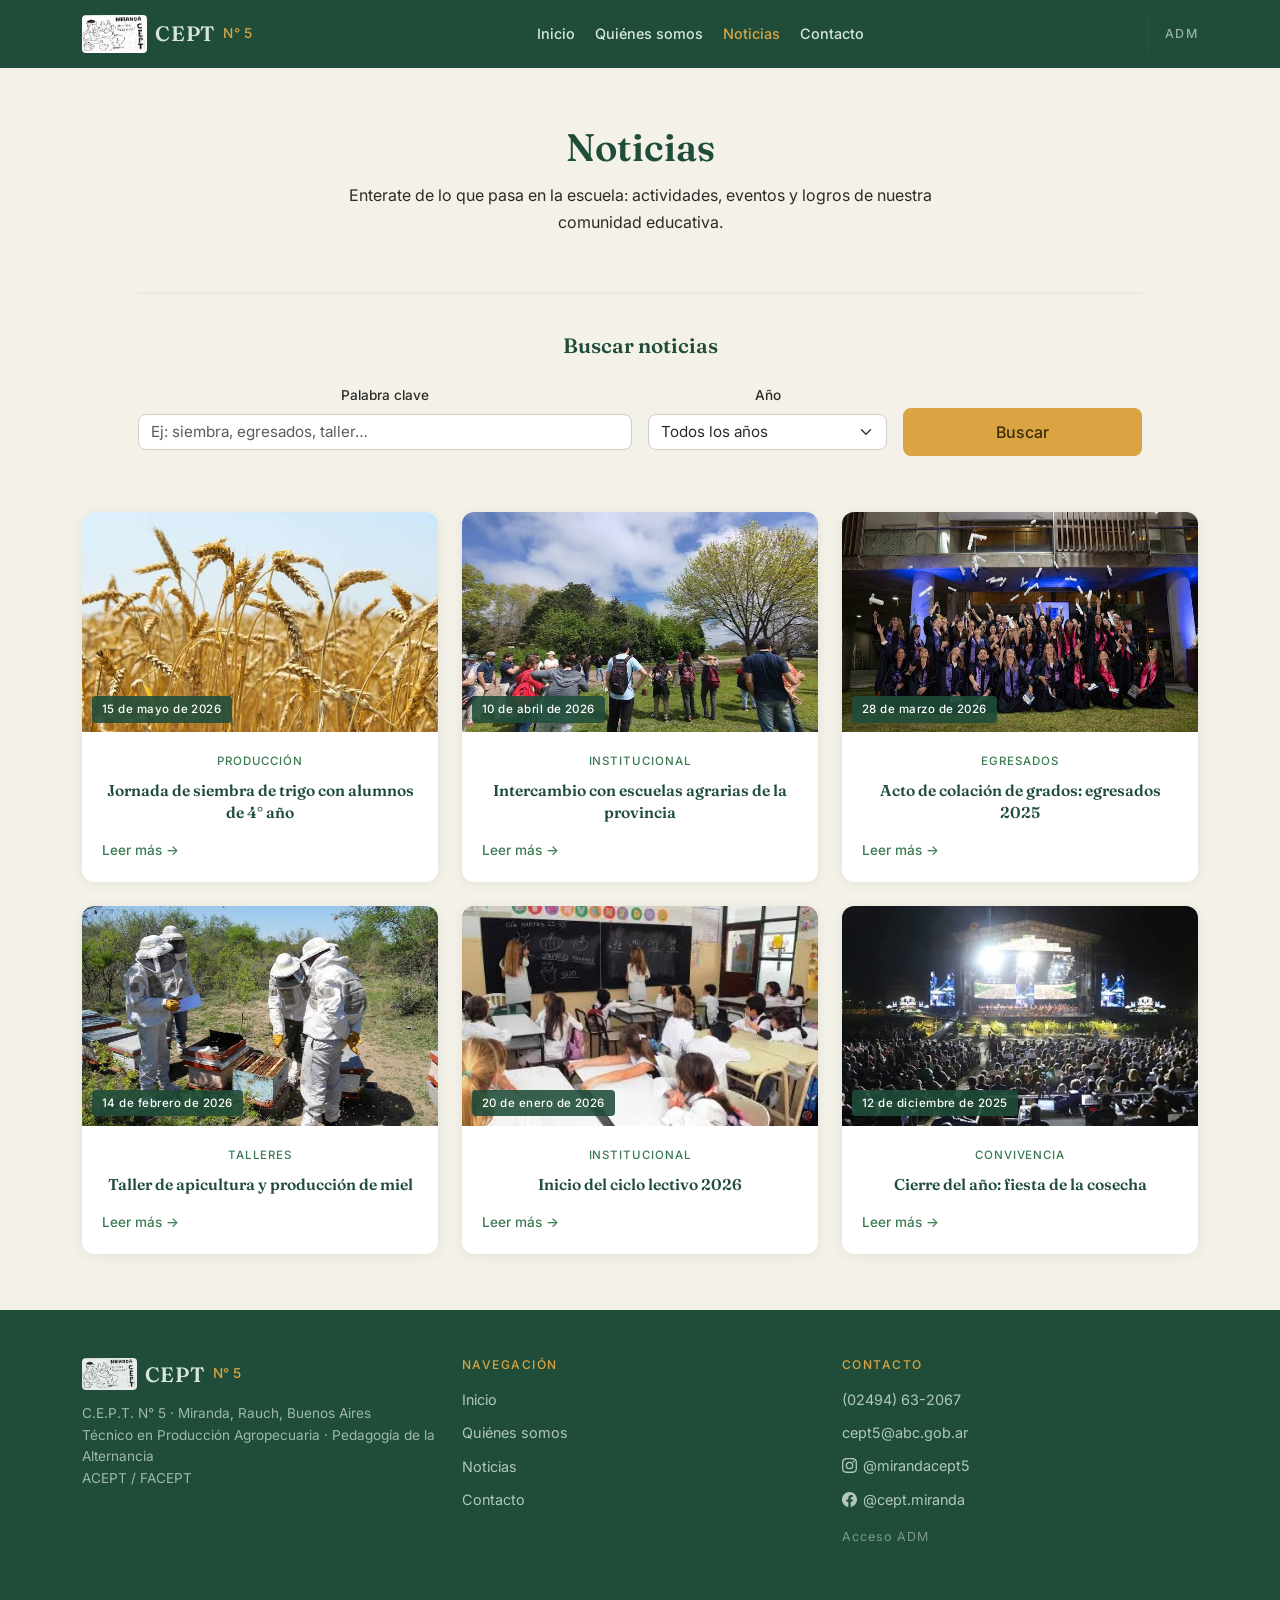
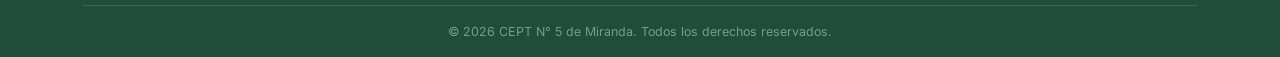
<file: noticia.html>
﻿<!DOCTYPE html>
<html lang="es">
<head>
  <meta charset="UTF-8" />
  <meta name="viewport" content="width=device-width, initial-scale=1.0" />
  <title>Noticia | CEPT N° 5 de Miranda</title>

  <link rel="preconnect" href="https://fonts.googleapis.com" />
  <link rel="preconnect" href="https://fonts.gstatic.com" crossorigin />
  <link
    href="https://fonts.googleapis.com/css2?family=Fraunces:opsz,wght@9..144,500;9..144,600&family=Inter:wght@400;500&display=swap"
    rel="stylesheet"
  />

  <link rel="stylesheet" href="vendor/bootstrap.min.css" />

  <link rel="stylesheet" href="css/styles.css" />
</head>
<body>

  <!-- header -->
  <header>
    <nav class="navbar navbar-expand-lg fixed-top" id="menu-principal" aria-label="Navegación principal">
      <div class="container">

        <a class="navbar-brand logo" href="index.html">
          <img src="img/img_logo.jpeg" alt="Logo CEPT N° 5 de Miranda" class="logo-img" />
          <span class="logo-sigla">CEPT</span>
          <span class="logo-numero">N° 5</span>
        </a>

        <button
          class="navbar-toggler boton-menu"
          type="button"
          data-bs-toggle="collapse"
          data-bs-target="#contenido-menu"
          aria-controls="contenido-menu"
          aria-expanded="false"
          aria-label="Abrir menú de navegación"
        >
          <span class="navbar-toggler-icon"></span>
        </button>

        <div class="collapse navbar-collapse" id="contenido-menu">
          <ul class="navbar-nav mx-auto gap-1">
            <li class="nav-item">
              <a class="nav-link enlace-menu" href="index.html">Inicio</a>
            </li>
            <li class="nav-item">
              <a class="nav-link enlace-menu" href="index.html#quienes">Quiénes somos</a>
            </li>
            <li class="nav-item">
              <a class="nav-link enlace-menu active" href="noticias.html" aria-current="page">Noticias</a>
            </li>
            <li class="nav-item">
              <a class="nav-link enlace-menu" href="index.html#contacto">Contacto</a>
            </li>
          </ul>

          <div class="vr d-none d-lg-block mx-3 separador" aria-hidden="true"></div>
          <hr class="d-lg-none separador-movil" aria-hidden="true" />

          <a class="nav-link enlace-adm" href="#" role="button"
             data-bs-toggle="modal" data-bs-target="#modal-login"
             aria-haspopup="dialog">ADM</a>
        </div>
      </div>
    </nav>
  </header>

  <!-- artículo -->
  <main>

    <!-- Hero: foto a ancho completo con categoría superpuesta -->
    <div class="articulo-hero">
      <img id="articulo-foto" src="" alt="" class="articulo-foto" />
      <span id="articulo-categoria" class="articulo-cat-badge"></span>
    </div>

    <div class="container articulo-contenido">

      <!-- Migas + volver -->
      <div class="detalle-encabezado">
        <nav aria-label="Ruta de navegación">
          <ol class="breadcrumb migas">
            <li class="breadcrumb-item">
              <a href="index.html" class="enlace-miga">Inicio</a>
            </li>
            <li class="breadcrumb-item">
              <a href="noticias.html" class="enlace-miga">Noticias</a>
            </li>
            <li class="breadcrumb-item active" aria-current="page" id="miga-titulo">—</li>
          </ol>
        </nav>
        <a href="noticias.html" class="boton-volver">← Volver</a>
      </div>

      <!-- Título -->
      <h1 id="articulo-titulo" class="articulo-titulo" tabindex="-1"></h1>

      <!-- Meta: solo fecha -->
      <div class="articulo-meta">
        <time id="articulo-fecha" class="articulo-fecha"></time>
      </div>

      <!-- Bajada destacada -->
      <p id="articulo-bajada" class="articulo-bajada"></p>

      <!-- Cuerpo -->
      <div id="articulo-cuerpo" class="articulo-cuerpo"></div>

      <!-- Compartir -->
      <div class="articulo-compartir">
        <span class="compartir-etiqueta">Compartir nota</span>
        <div class="compartir-botones">
          <button id="btn-compartir-nativo" class="compartir-btn" aria-label="Compartir">
            <svg xmlns="http://www.w3.org/2000/svg" width="16" height="16" fill="currentColor" viewBox="0 0 16 16" aria-hidden="true">
              <path d="M13.5 1a1.5 1.5 0 1 0 0 3 1.5 1.5 0 0 0 0-3M11 2.5a2.5 2.5 0 1 1 .603 1.628l-6.718 3.12a2.499 2.499 0 0 1 0 1.504l6.718 3.12a2.5 2.5 0 1 1-.488.876l-6.718-3.12a2.5 2.5 0 1 1 0-3.256l6.718-3.12A2.5 2.5 0 0 1 11 2.5"/>
            </svg>
            Compartir
          </button>
          <a id="btn-compartir-whatsapp" href="#" target="_blank" rel="noopener noreferrer" class="compartir-btn compartir-btn-wa">
            <svg xmlns="http://www.w3.org/2000/svg" width="16" height="16" fill="currentColor" viewBox="0 0 16 16" aria-hidden="true">
              <path d="M13.601 2.326A7.854 7.854 0 0 0 7.994 0C3.627 0 .068 3.558.064 7.926c0 1.399.366 2.76 1.057 3.965L0 16l4.204-1.102a7.933 7.933 0 0 0 3.79.965h.004c4.368 0 7.926-3.558 7.93-7.93A7.898 7.898 0 0 0 13.6 2.326zM7.994 14.521a6.573 6.573 0 0 1-3.356-.92l-.24-.144-2.494.654.666-2.433-.156-.251a6.56 6.56 0 0 1-1.007-3.505c0-3.626 2.957-6.584 6.591-6.584a6.56 6.56 0 0 1 4.66 1.931 6.557 6.557 0 0 1 1.928 4.66c-.004 3.639-2.961 6.592-6.592 6.592zm3.615-4.934c-.197-.099-1.17-.578-1.353-.646-.182-.065-.315-.099-.445.099-.133.197-.513.646-.627.775-.114.133-.232.148-.43.05-.197-.1-.836-.308-1.592-.985-.59-.525-.985-1.175-1.103-1.372-.114-.198-.011-.304.088-.403.087-.088.197-.232.296-.346.1-.114.133-.198.198-.33.065-.134.034-.248-.015-.347-.05-.099-.445-1.076-.612-1.47-.16-.389-.323-.335-.445-.34-.114-.007-.247-.007-.38-.007a.729.729 0 0 0-.529.247c-.182.198-.691.677-.691 1.654 0 .977.71 1.916.81 2.049.098.133 1.394 2.132 3.383 2.992.47.205.84.326 1.129.418.475.152.904.129 1.246.08.38-.058 1.171-.48 1.338-.943.164-.464.164-.86.114-.943-.049-.084-.182-.133-.38-.232z"/>
            </svg>
            WhatsApp
          </a>
          <button id="btn-copiar-enlace" class="compartir-btn">
            <svg xmlns="http://www.w3.org/2000/svg" width="16" height="16" fill="currentColor" viewBox="0 0 16 16" aria-hidden="true">
              <path d="M4.715 6.542 3.343 7.914a3 3 0 1 0 4.243 4.243l1.828-1.829A3 3 0 0 0 8.586 5.5L8 6.086a1.002 1.002 0 0 0-.154.199 2 2 0 0 1 .861 3.337L6.88 11.45a2 2 0 1 1-2.83-2.83l.793-.792a4.018 4.018 0 0 1-.128-1.287z"/>
              <path d="M6.586 4.672A3 3 0 0 0 7.414 9.5l.775-.776a2 2 0 0 1-.896-3.346L9.12 3.55a2 2 0 1 1 2.83 2.83l-.793.792c.112.42.155.855.128 1.287l1.372-1.372a3 3 0 1 0-4.243-4.243z"/>
            </svg>
            Copiar enlace
          </button>
        </div>
      </div>

      <!-- Volver al pie del artículo -->
      <a href="noticias.html" class="boton-volver mb-5 d-inline-block">← Volver a noticias</a>

    </div>
  </main>

  <!-- footer -->
  <footer id="pie-pagina">
    <div class="container">
      <div class="row pie-fila-superior">

        <div class="col-12 col-md-4 pie-col">
          <a href="index.html" class="pie-logo">
            <img src="img/img_logo.jpeg" alt="Logo CEPT N° 5 de Miranda" class="logo-img logo-img-pie" />
            <span class="pie-logo-sigla">CEPT</span>
            <span class="pie-logo-numero">N° 5</span>
          </a>
          <p class="pie-descripcion">
            C.E.P.T. N° 5 · Miranda, Rauch, Buenos Aires<br>
            Técnico en Producción Agropecuaria · Pedagogía de la Alternancia<br>
            ACEPT / FACEPT
          </p>
        </div>

        <div class="col-12 col-sm-6 col-md-4 pie-col">
          <h4 class="pie-titulo-col">Navegación</h4>
          <ul class="pie-lista">
            <li><a href="index.html" class="pie-enlace">Inicio</a></li>
            <li><a href="index.html#quienes" class="pie-enlace">Quiénes somos</a></li>
            <li><a href="noticias.html" class="pie-enlace">Noticias</a></li>
            <li><a href="index.html#contacto" class="pie-enlace">Contacto</a></li>
          </ul>
        </div>

        <div class="col-12 col-sm-6 col-md-4 pie-col">
          <h4 class="pie-titulo-col">Contacto</h4>
          <ul class="pie-lista">
            <li><a href="tel:+542494632067" class="pie-enlace">(02494) 63-2067</a></li>
            <li><a href="mailto:cept5@abc.gob.ar" class="pie-enlace">cept5@abc.gob.ar</a></li>
            <li>
              <a href="https://www.instagram.com/mirandacept5" target="_blank" rel="noopener noreferrer" class="pie-enlace pie-enlace-ig">
                <svg xmlns="http://www.w3.org/2000/svg" width="15" height="15" fill="currentColor" viewBox="0 0 16 16" aria-hidden="true">
                  <path d="M8 0C5.829 0 5.556.01 4.703.048 3.85.088 3.269.222 2.76.42a3.917 3.917 0 0 0-1.417.923A3.927 3.927 0 0 0 .42 2.76C.222 3.268.087 3.85.048 4.7.01 5.555 0 5.827 0 8.001c0 2.172.01 2.444.048 3.297.04.852.174 1.433.372 1.942.205.526.478.972.923 1.417.444.445.89.719 1.416.923.51.198 1.09.333 1.942.372C5.555 15.99 5.827 16 8 16s2.444-.01 3.298-.048c.851-.04 1.434-.174 1.943-.372a3.916 3.916 0 0 0 1.416-.923c.445-.445.718-.891.923-1.417.197-.509.332-1.09.372-1.942C15.99 10.445 16 10.173 16 8s-.01-2.445-.048-3.299c-.04-.851-.175-1.433-.372-1.941a3.926 3.926 0 0 0-.923-1.417A3.911 3.911 0 0 0 13.24.42c-.51-.198-1.092-.333-1.943-.372C10.443.01 10.172 0 7.998 0zm.003 1.44c2.136 0 2.389.007 3.232.046.78.035 1.204.166 1.486.275.373.145.64.319.92.599.28.28.453.546.598.92.11.281.24.705.275 1.485.039.843.047 1.096.047 3.231s-.008 2.389-.047 3.232c-.035.78-.166 1.203-.275 1.485a2.47 2.47 0 0 1-.599.919c-.28.28-.546.453-.92.598-.28.11-.704.24-1.485.276-.843.038-1.096.047-3.232.047s-2.39-.009-3.233-.047c-.78-.036-1.203-.166-1.485-.276a2.478 2.478 0 0 1-.92-.598 2.48 2.48 0 0 1-.6-.92c-.109-.281-.24-.705-.275-1.485-.038-.843-.046-1.096-.046-3.233 0-2.136.008-2.388.046-3.231.036-.78.166-1.204.276-1.486.145-.373.319-.64.599-.92.28-.28.546-.453.92-.598.282-.11.705-.24 1.485-.275.843-.039 1.097-.047 3.233-.047zm0 2.452a4.108 4.108 0 1 0 0 8.216 4.108 4.108 0 0 0 0-8.216zm0 6.775a2.667 2.667 0 1 1 0-5.334 2.667 2.667 0 0 1 0 5.334zm5.23-6.937a.96.96 0 1 1-1.92 0 .96.96 0 0 1 1.92 0z"/>
                </svg>
                @mirandacept5
              </a>
            </li>
            <li>
              <a href="https://www.facebook.com/share/1EfFR2byaw/" target="_blank" rel="noopener noreferrer" class="pie-enlace pie-enlace-ig">
                <svg xmlns="http://www.w3.org/2000/svg" width="15" height="15" fill="currentColor" viewBox="0 0 16 16" aria-hidden="true">
                  <path d="M16 8.049c0-4.446-3.582-8.05-8-8.05C3.58 0-.002 3.603-.002 8.05c0 4.017 2.926 7.347 6.75 7.951v-5.625h-2.03V8.05H6.75V6.275c0-2.017 1.195-3.131 3.022-3.131.876 0 1.791.157 1.791.157v1.98h-1.009c-.993 0-1.303.621-1.303 1.258v1.51h2.218l-.354 2.326H9.25V16c3.824-.604 6.75-3.934 6.75-7.951"/>
                </svg>
                @cept.miranda
              </a>
            </li>
            <li><a href="#" class="pie-enlace pie-adm" role="button"
                   data-bs-toggle="modal" data-bs-target="#modal-login"
                   aria-haspopup="dialog">Acceso ADM</a></li>
          </ul>
        </div>

      </div>

      <div class="pie-inferior">
        <p class="pie-copy">© 2026 CEPT N° 5 de Miranda. Todos los derechos reservados.</p>
      </div>
    </div>
  </footer>

  <!-- modal de login -->
  <div class="modal fade" id="modal-login" tabindex="-1"
       aria-labelledby="titulo-modal-login" aria-modal="true" role="dialog">
    <div class="modal-dialog modal-dialog-centered">
      <div class="modal-content login-contenido">
        <div class="modal-header login-cabecera">
          <h2 class="modal-title login-titulo" id="titulo-modal-login">Acceso administrador</h2>
          <button type="button" class="btn-close btn-close-white" data-bs-dismiss="modal" aria-label="Cerrar"></button>
        </div>
        <div class="modal-body login-cuerpo">
          <div id="error-login" class="error-login" role="alert" hidden>
            Usuario o contraseña incorrectos. Intentá de nuevo.
          </div>
          <form id="formulario-login" novalidate>
            <div class="mb-4">
              <label for="campo-usuario" class="etiqueta-campo">Usuario</label>
              <input type="text" id="campo-usuario" class="form-control campo-texto" autocomplete="username" required />
            </div>
            <div class="mb-4">
              <label for="campo-contrasena" class="etiqueta-campo">Contraseña</label>
              <input type="password" id="campo-contrasena" class="form-control campo-texto" autocomplete="current-password" required />
            </div>
            <button type="submit" class="btn boton-primario w-100">Iniciar sesión</button>
          </form>
        </div>
      </div>
    </div>
  </div>

  <script src="vendor/bootstrap.bundle.min.js"></script>
  <script src="js/datos-noticias.js"></script>
  <script src="js/noticia.js"></script>
  <script src="js/login.js"></script>

</body>
</html>
</file>
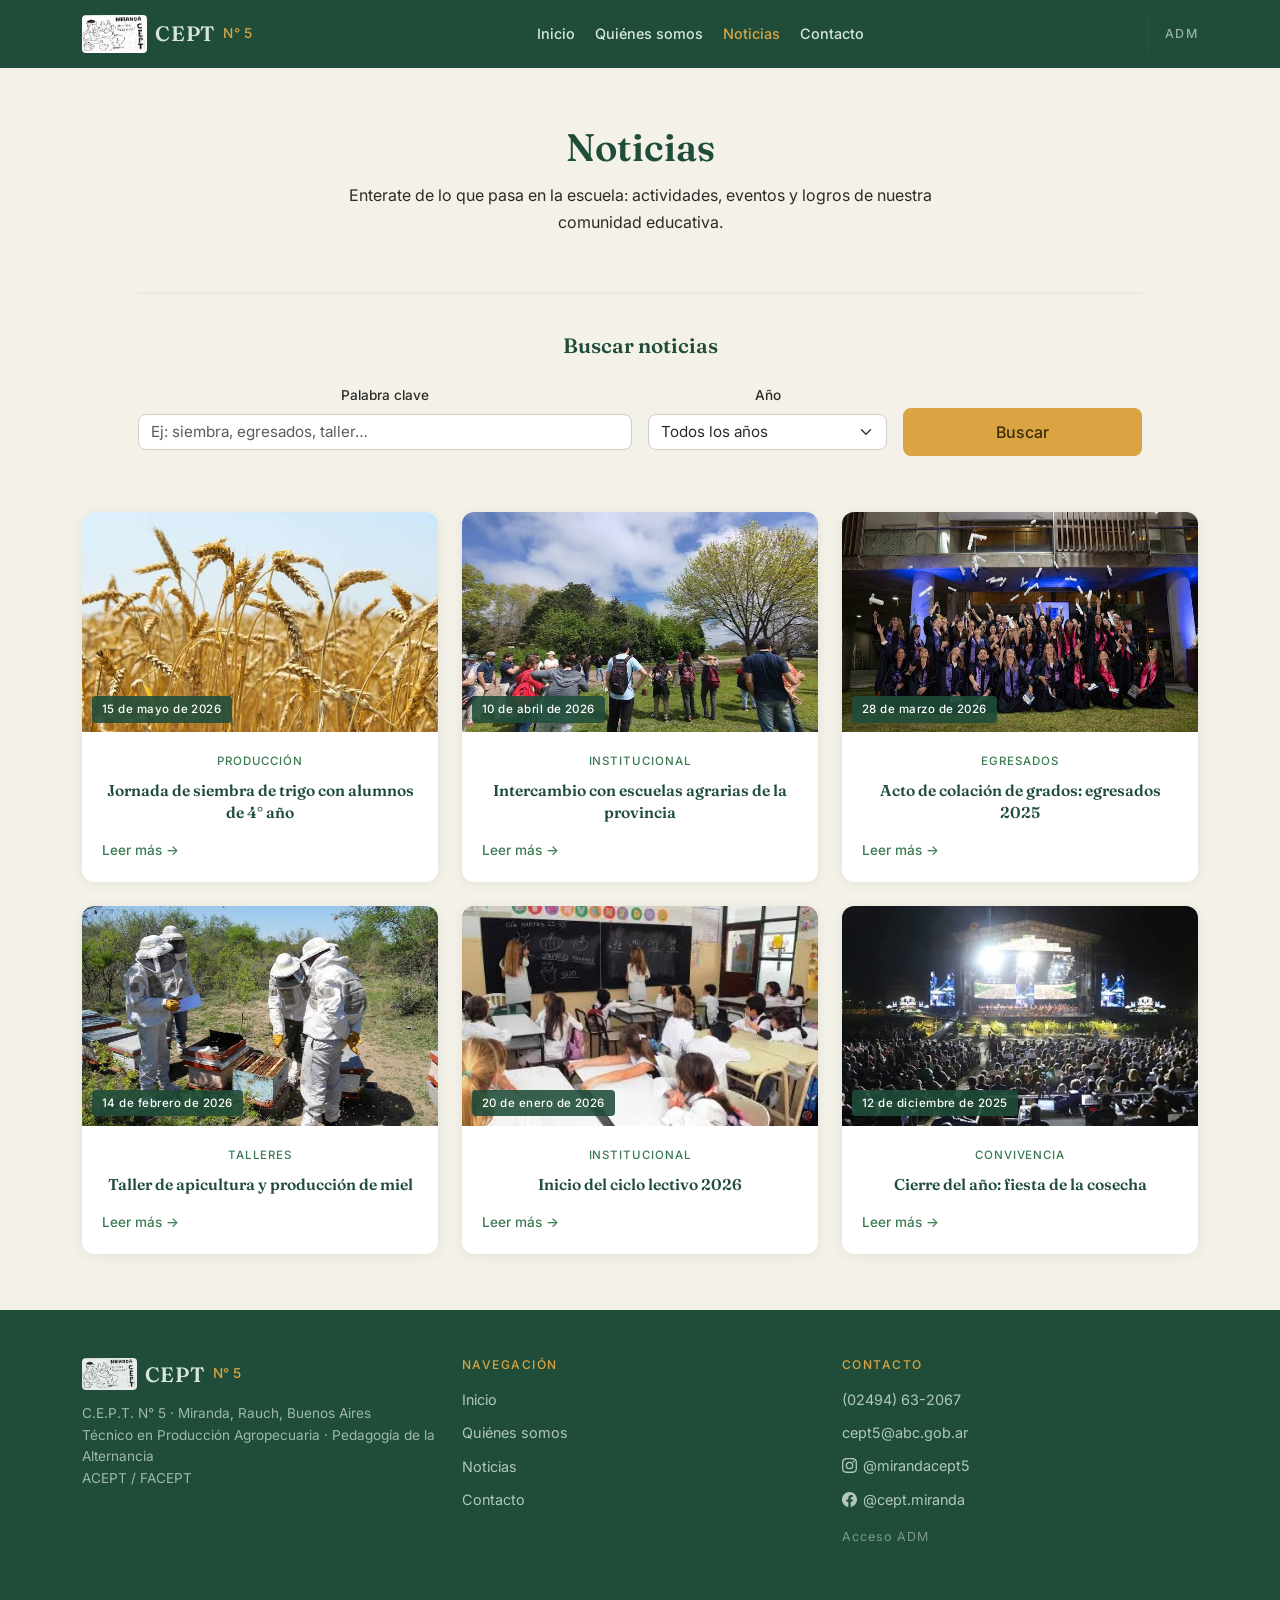
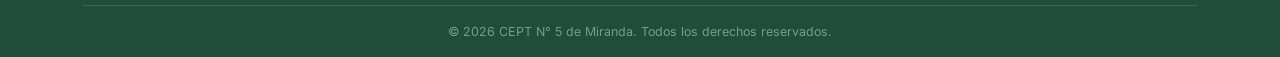
<file: noticias.html>
﻿<!DOCTYPE html>
<html lang="es">
<head>
  <meta charset="UTF-8" />
  <meta name="viewport" content="width=device-width, initial-scale=1.0" />
  <title>Noticias | CEPT N° 5 de Miranda</title>

  <link rel="preconnect" href="https://fonts.googleapis.com" />
  <link rel="preconnect" href="https://fonts.gstatic.com" crossorigin />
  <link
    href="https://fonts.googleapis.com/css2?family=Fraunces:opsz,wght@9..144,500;9..144,600&family=Inter:wght@400;500&display=swap"
    rel="stylesheet"
  />

  <link rel="stylesheet" href="vendor/bootstrap.min.css" />

  <link rel="stylesheet" href="css/styles.css" />
</head>
<body>

  <header>
    <nav class="navbar navbar-expand-lg fixed-top" id="menu-principal" aria-label="Navegación principal">
      <div class="container">

        <a class="navbar-brand logo" href="index.html">
          <img src="img/img_logo.jpeg" alt="Logo CEPT N° 5 de Miranda" class="logo-img" />
          <span class="logo-sigla">CEPT</span>
          <span class="logo-numero">N° 5</span>
        </a>

        <button
          class="navbar-toggler boton-menu"
          type="button"
          data-bs-toggle="collapse"
          data-bs-target="#contenido-menu"
          aria-controls="contenido-menu"
          aria-expanded="false"
          aria-label="Abrir menú de navegación"
        >
          <span class="navbar-toggler-icon"></span>
        </button>

        <div class="collapse navbar-collapse" id="contenido-menu">
          <ul class="navbar-nav mx-auto gap-1">
            <li class="nav-item">
              <a class="nav-link enlace-menu" href="index.html">Inicio</a>
            </li>
            <li class="nav-item">
              <a class="nav-link enlace-menu" href="index.html#quienes">Quiénes somos</a>
            </li>
            <li class="nav-item">
              <a class="nav-link enlace-menu active" href="noticias.html" aria-current="page">Noticias</a>
            </li>
            <li class="nav-item">
              <a class="nav-link enlace-menu" href="index.html#contacto">Contacto</a>
            </li>
          </ul>

          <div class="vr d-none d-lg-block mx-3 separador" aria-hidden="true"></div>
          <hr class="d-lg-none separador-movil" aria-hidden="true" />

          <a class="nav-link enlace-adm" href="#" role="button"
             data-bs-toggle="modal" data-bs-target="#modal-login"
             aria-haspopup="dialog">ADM</a>
        </div>
      </div>
    </nav>
  </header>

  <!-- contenido principal -->
  <main>
    <section class="seccion">
      <div class="container">

        <h1 class="titulo-seccion">Noticias</h1>
        <p class="descripcion-seccion">
          Enterate de lo que pasa en la escuela: actividades, eventos y logros de
          nuestra comunidad educativa.
        </p>

        <!-- Buscador -->
        <div class="buscador">
          <h2 class="titulo-buscador">Buscar noticias</h2>
          <form id="formulario-busqueda" class="row g-3" role="search">

            <div class="col-12 col-md-6">
              <label for="campo-busqueda" class="etiqueta-campo">Palabra clave</label>
              <input
                type="search"
                id="campo-busqueda"
                class="form-control campo-texto"
                placeholder="Ej: siembra, egresados, taller…"
                aria-label="Buscar por palabra clave"
              />
            </div>

            <div class="col-12 col-md-3">
              <label for="filtro-anio" class="etiqueta-campo">Año</label>
              <select id="filtro-anio" class="form-select campo-texto">
                <option value="">Todos los años</option>
                <option value="2026">2026</option>
                <option value="2025">2025</option>
                <option value="2024">2024</option>
              </select>
            </div>

            <div class="col-12 col-md-3">
              <label class="etiqueta-campo" aria-hidden="true" style="visibility:hidden">.</label>
              <button type="submit" class="btn boton-primario w-100">Buscar</button>
            </div>

          </form>
        </div>

        <!-- Grilla de noticias (renderizada por noticias.js) -->
        <div id="grilla-noticias" class="row g-4"></div>

        <!-- Estado vacío -->
        <div id="sin-resultados" class="sin-resultados" hidden>
          <svg xmlns="http://www.w3.org/2000/svg" width="40" height="40" fill="currentColor" viewBox="0 0 16 16" aria-hidden="true">
            <path d="M11.742 10.344a6.5 6.5 0 1 0-1.397 1.398h-.001q.044.06.098.115l3.85 3.85a1 1 0 0 0 1.415-1.414l-3.85-3.85a1 1 0 0 0-.115-.099zm-5.242 1.656a5.5 5.5 0 1 1 0-11 5.5 5.5 0 0 1 0 11"/>
          </svg>
          <p>No encontramos noticias con ese criterio.</p>
          <p class="sin-resultados-sugerencia">Intentá con otra palabra clave o elegí un año diferente.</p>
        </div>

      </div>
    </section>
  </main>

  <!-- footer -->
  <footer id="pie-pagina">
    <div class="container">
      <div class="row pie-fila-superior">

        <div class="col-12 col-md-4 pie-col">
          <a href="index.html" class="pie-logo">
            <img src="img/img_logo.jpeg" alt="Logo CEPT N° 5 de Miranda" class="logo-img logo-img-pie" />
            <span class="pie-logo-sigla">CEPT</span>
            <span class="pie-logo-numero">N° 5</span>
          </a>
          <p class="pie-descripcion">
            C.E.P.T. N° 5 · Miranda, Rauch, Buenos Aires<br>
            Técnico en Producción Agropecuaria · Pedagogía de la Alternancia<br>
            ACEPT / FACEPT
          </p>
        </div>

        <div class="col-12 col-sm-6 col-md-4 pie-col">
          <h4 class="pie-titulo-col">Navegación</h4>
          <ul class="pie-lista">
            <li><a href="index.html"          class="pie-enlace">Inicio</a></li>
            <li><a href="index.html#quienes"  class="pie-enlace">Quiénes somos</a></li>
            <li><a href="noticias.html"        class="pie-enlace">Noticias</a></li>
            <li><a href="index.html#contacto" class="pie-enlace">Contacto</a></li>
          </ul>
        </div>

        <div class="col-12 col-sm-6 col-md-4 pie-col">
          <h4 class="pie-titulo-col">Contacto</h4>
          <ul class="pie-lista">
            <li><a href="tel:+542494632067" class="pie-enlace">(02494) 63-2067</a></li>
            <li><a href="mailto:cept5@abc.gob.ar" class="pie-enlace">cept5@abc.gob.ar</a></li>
            <li>
              <a href="https://www.instagram.com/mirandacept5" target="_blank" rel="noopener noreferrer" class="pie-enlace pie-enlace-ig">
                <svg xmlns="http://www.w3.org/2000/svg" width="15" height="15" fill="currentColor" viewBox="0 0 16 16" aria-hidden="true">
                  <path d="M8 0C5.829 0 5.556.01 4.703.048 3.85.088 3.269.222 2.76.42a3.917 3.917 0 0 0-1.417.923A3.927 3.927 0 0 0 .42 2.76C.222 3.268.087 3.85.048 4.7.01 5.555 0 5.827 0 8.001c0 2.172.01 2.444.048 3.297.04.852.174 1.433.372 1.942.205.526.478.972.923 1.417.444.445.89.719 1.416.923.51.198 1.09.333 1.942.372C5.555 15.99 5.827 16 8 16s2.444-.01 3.298-.048c.851-.04 1.434-.174 1.943-.372a3.916 3.916 0 0 0 1.416-.923c.445-.445.718-.891.923-1.417.197-.509.332-1.09.372-1.942C15.99 10.445 16 10.173 16 8s-.01-2.445-.048-3.299c-.04-.851-.175-1.433-.372-1.941a3.926 3.926 0 0 0-.923-1.417A3.911 3.911 0 0 0 13.24.42c-.51-.198-1.092-.333-1.943-.372C10.443.01 10.172 0 7.998 0zm.003 1.44c2.136 0 2.389.007 3.232.046.78.035 1.204.166 1.486.275.373.145.64.319.92.599.28.28.453.546.598.92.11.281.24.705.275 1.485.039.843.047 1.096.047 3.231s-.008 2.389-.047 3.232c-.035.78-.166 1.203-.275 1.485a2.47 2.47 0 0 1-.599.919c-.28.28-.546.453-.92.598-.28.11-.704.24-1.485.276-.843.038-1.096.047-3.232.047s-2.39-.009-3.233-.047c-.78-.036-1.203-.166-1.485-.276a2.478 2.478 0 0 1-.92-.598 2.48 2.48 0 0 1-.6-.92c-.109-.281-.24-.705-.275-1.485-.038-.843-.046-1.096-.046-3.233 0-2.136.008-2.388.046-3.231.036-.78.166-1.204.276-1.486.145-.373.319-.64.599-.92.28-.28.546-.453.92-.598.282-.11.705-.24 1.485-.275.843-.039 1.097-.047 3.233-.047zm0 2.452a4.108 4.108 0 1 0 0 8.216 4.108 4.108 0 0 0 0-8.216zm0 6.775a2.667 2.667 0 1 1 0-5.334 2.667 2.667 0 0 1 0 5.334zm5.23-6.937a.96.96 0 1 1-1.92 0 .96.96 0 0 1 1.92 0z"/>
                </svg>
                @mirandacept5
              </a>
            </li>
            <li>
              <a href="https://www.facebook.com/share/1EfFR2byaw/" target="_blank" rel="noopener noreferrer" class="pie-enlace pie-enlace-ig">
                <svg xmlns="http://www.w3.org/2000/svg" width="15" height="15" fill="currentColor" viewBox="0 0 16 16" aria-hidden="true">
                  <path d="M16 8.049c0-4.446-3.582-8.05-8-8.05C3.58 0-.002 3.603-.002 8.05c0 4.017 2.926 7.347 6.75 7.951v-5.625h-2.03V8.05H6.75V6.275c0-2.017 1.195-3.131 3.022-3.131.876 0 1.791.157 1.791.157v1.98h-1.009c-.993 0-1.303.621-1.303 1.258v1.51h2.218l-.354 2.326H9.25V16c3.824-.604 6.75-3.934 6.75-7.951"/>
                </svg>
                @cept.miranda
              </a>
            </li>
            <li><a href="#" class="pie-enlace pie-adm" role="button"
                   data-bs-toggle="modal" data-bs-target="#modal-login"
                   aria-haspopup="dialog">Acceso ADM</a></li>
          </ul>
        </div>

      </div>

      <div class="pie-inferior">
        <p class="pie-copy">© 2026 CEPT N° 5 de Miranda. Todos los derechos reservados.</p>
      </div>
    </div>
  </footer>

  <!-- modal de login -->
  <div class="modal fade" id="modal-login" tabindex="-1"
       aria-labelledby="titulo-modal-login" aria-modal="true" role="dialog">
    <div class="modal-dialog modal-dialog-centered">
      <div class="modal-content login-contenido">
        <div class="modal-header login-cabecera">
          <h2 class="modal-title login-titulo" id="titulo-modal-login">Acceso administrador</h2>
          <button type="button" class="btn-close btn-close-white" data-bs-dismiss="modal" aria-label="Cerrar"></button>
        </div>
        <div class="modal-body login-cuerpo">
          <div id="error-login" class="error-login" role="alert" hidden>
            Usuario o contraseña incorrectos. Intentá de nuevo.
          </div>
          <form id="formulario-login" novalidate>
            <div class="mb-4">
              <label for="campo-usuario" class="etiqueta-campo">Usuario</label>
              <input type="text" id="campo-usuario" class="form-control campo-texto" autocomplete="username" required />
            </div>
            <div class="mb-4">
              <label for="campo-contrasena" class="etiqueta-campo">Contraseña</label>
              <input type="password" id="campo-contrasena" class="form-control campo-texto" autocomplete="current-password" required />
            </div>
            <button type="submit" class="btn boton-primario w-100">Iniciar sesión</button>
          </form>
        </div>
      </div>
    </div>
  </div>

  <script src="vendor/bootstrap.bundle.min.js"></script>
  <script src="js/datos-noticias.js"></script>
  <script src="js/noticias.js"></script>
  <script src="js/login.js"></script>

</body>
</html>
</file>
<file: css/styles.css>
﻿/* VARIABLES GLOBALES */
:root { /* se utilizaron algunas variables para poder ser identificados mas facilmente*/
  /* Colores */
  --verde-pino:#1F4D3A;   /* header, footer, títulos, botones primarios */
  --verde-claro:#3A7A52;   /* enlaces, hover, acentos secundarios */
  --dorado:#D9A441;   /* CTA y acción ADM — acento puntual, no relleno */
  --dorado-texto:#3D2C08;   /* texto oscuro sobre dorado */
  --tierra:#A8552E;   /* fechas, categorías, íconos de detalle */
  --crema:#F4F1E8;   /* fondo general */
  --crema-medio:#ECE8DB;   /* franjas alternas */
  --carbon:#2B2B28;   /* texto principal */
  --claro: #D6E6DB;   /* texto sobre fondo verde */
  --blanco: #fff;

  /* Tipografías */
  --fuente-titulo: 'Fraunces', Georgia, serif;
  --fuente-cuerpo: 'Inter', system-ui, sans-serif;

  /* Radios */
  --radio-elem:    8px;
  --radio-tarjeta: 12px;

  /* Alto del menú fijo */
  --alto-menu: 68px;
}

/* RESET Y BASE GLOBAL */
*,
*::before,
*::after {
  box-sizing: border-box;
}

html {
  scroll-behavior: smooth;
}

body {
  font-family: var(--fuente-cuerpo);
  font-size: 1rem;
  font-weight: 400;
  color: var(--carbon);
  background-color: var(--crema);
  line-height: 1.6;
  padding-top: var(--alto-menu); /* compensa el menú fijo */
}

h1, h2, h3, h4, h5, h6 {
  font-family: var(--fuente-titulo);
  font-weight: 600;
  color: var(--verde-pino);
  line-height: 1.2;
}

/* SECCIONES */
.seccion {
  padding: 3.5rem 1.5rem;
  text-align: center;
  scroll-margin-top: var(--alto-menu); /* ancla no queda tapada por el menú */
  min-height: 100vh;
  display: flex;
  flex-direction: column;
  justify-content: center;
}

.fondo-blanco {
  background-color: var(--blanco);
}

.fondo-alterno {
  background-color: var(--crema-medio);
}

.fondo-oscuro {
  background-color: #363028;
}

/* Overrides de texto y elementos para sección oscura */
.fondo-oscuro .titulo-seccion {
  color: #fff;
}

.fondo-oscuro .descripcion-seccion {
  color: var(--claro);
}

.fondo-oscuro .noticias-subtitulo {
  opacity: 1;
}

.fondo-oscuro .noticias-subtitulo span {
  color: var(--claro);
}

.fondo-oscuro .noticias-subtitulo::before,
.fondo-oscuro .noticias-subtitulo::after {
  background: rgba(255, 255, 255, 0.18);
}

.fondo-oscuro .boton-noticias {
  background-color: var(--dorado);
  color: var(--dorado-texto);
  border-color: transparent;
}

.fondo-oscuro .boton-noticias:hover,
.fondo-oscuro .boton-noticias:focus-visible {
  background-color: transparent;
  color: var(--dorado);
  border-color: var(--dorado);
}

.seccion-contacto {
  justify-content: flex-start;
}

.seccion > .container {
  width: 100%;
}

/* Texto de ejemplo (se elimina al completar cada story) */
.texto-ejemplo {
  color: var(--verde-claro);
  font-style: italic;
  font-size: 0.9rem;
  margin-top: 0.5rem;
}

/* HEADER — NAVBAR */
#menu-principal {
  background-color: var(--verde-pino);
  min-height: var(--alto-menu);
}

/* Logo */
.logo {
  display: flex;
  align-items: center;
  gap: 0.5rem;
  text-decoration: none;
}

/* Imagen del logo */
.logo-img {
  height: 38px;
  width: auto;
  object-fit: contain;
  border-radius: 4px;
  flex-shrink: 0;
}

.logo-img-pie {
  height: 32px;
  opacity: 0.9;
}

.logo-sigla {
  font-family: var(--fuente-titulo);
  font-weight: 600;
  font-size: 1.3rem;
  color: var(--claro);
  letter-spacing: 0.04em;
}

.logo-numero {
  font-family: var(--fuente-cuerpo);
  font-weight: 500;
  font-size: 0.85rem;
  color: var(--dorado);
  letter-spacing: 0.02em;
}

/* Hamburguesa */
.boton-menu {
  border-color: rgba(255, 255, 255, 0.3);
}

.boton-menu:focus {
  box-shadow: 0 0 0 3px rgba(217, 164, 65, 0.45);
}

/* Ícono de hamburguesa en blanco */
.boton-menu .navbar-toggler-icon {
  background-image: url("data:image/svg+xml,%3csvg xmlns='http://www.w3.org/2000/svg' viewBox='0 0 30 30'%3e%3cpath stroke='rgba%28214%2C230%2C219%2C0.9%29' stroke-linecap='round' stroke-miterlimit='10' stroke-width='2' d='M4 7h22M4 15h22M4 23h22'/%3e%3c/svg%3e");
}

/* Links del menú */
.enlace-menu {
  color: var(--claro);
  font-weight: 500;
  font-size: 0.9rem;
  padding: 0.4rem 0.75rem;
  border-radius: var(--radio-elem);
  transition: color 0.2s, background-color 0.2s;
}

.enlace-menu:hover,
.enlace-menu:focus,
.enlace-menu:active {
  color: var(--dorado);
  background-color: rgba(255, 255, 255, 0.06);
}

/* Link activo (Bootstrap ScrollSpy agrega .active) */
#menu-principal .enlace-menu.active {
  color: var(--dorado) !important;
}

/* Separador vertical (desktop) */
.separador {
  background-color: rgba(255, 255, 255, 0.2);
  align-self: stretch;
}

/* Separador horizontal (mobile) */
.separador-movil {
  border-color: rgba(255, 255, 255, 0.15);
  margin: 0.5rem 0;
}

/* Acceso ADM discreto */
.enlace-adm {
  color: var(--claro);
  font-size: 0.78rem;
  font-weight: 500;
  letter-spacing: 0.1em;
  opacity: 0.65;
  transition: opacity 0.2s;
}

.enlace-adm:hover,
.enlace-adm:focus {
  color: var(--dorado);
  opacity: 1;
}

/* PORTADA (hero) */
.portada {
  position: relative;
  min-height: calc(100vh - var(--alto-menu));
  display: flex;
  align-items: center;
  overflow: hidden;
  scroll-margin-top: var(--alto-menu);
}

/* Fondo: imagen con fallback en verde oscuro */
.portada-fondo {
  position: absolute;
  inset: 0;
  background-color: #162b1e;
  background-image: url('../img/img_portada.jpeg');
  background-size: cover;
  background-position: center;
}

/* Capa oscurecida sobre la imagen */
.portada-fondo::after {
  content: '';
  position: absolute;
  inset: 0;
  background: rgba(12, 28, 18, 0.55);
}

/* Contenido por encima del fondo */
.portada-contenido {
  position: relative;
  z-index: 1;
  text-align: center;
  padding: 4rem 1.5rem;
}

/* Título principal: nombre de la escuela */
.portada-titulo {
  font-family: var(--fuente-titulo);
  font-size: clamp(3rem, 8vw, 5.5rem);
  font-weight: 600;
  color: var(--blanco);
  line-height: 1.05;
  margin-bottom: 0.6rem;
}

/* Línea 2: educación rural · alternancia */
.portada-descripcion {
  font-size: clamp(1rem, 2vw, 1.2rem);
  color: var(--claro);
  max-width: 560px;
  margin: 0 auto 0.4rem;
  line-height: 1.5;
  opacity: 0.9;
}

/* Línea 2: lugar */
.portada-lugar {
  font-size: 1.15rem;
  font-weight: 500;
  letter-spacing: 0.12em;
  text-transform: uppercase;
  color: var(--blanco);
  opacity: 1;
  margin-bottom: 0.4rem;
}

/* Línea 4: eslogan */
.portada-eslogan {
  font-family: var(--fuente-titulo);
  font-size: clamp(1rem, 2vw, 1.3rem);
  font-weight: 500;
  font-style: italic;
  color: var(--dorado);
  margin-bottom: 2.5rem;
}

/* Fila de botones */
.portada-botones {
  display: flex;
  gap: 1rem;
  justify-content: center;
  flex-wrap: wrap;
}

/* Botón primario: fondo dorado */
.boton-primario {
  background-color: var(--dorado);
  color: var(--dorado-texto);
  font-weight: 500;
  padding: 0.65rem 1.75rem;
  border: 2px solid var(--dorado);
  border-radius: var(--radio-elem);
  transition: background-color 0.2s, border-color 0.2s;
}

.boton-primario:hover,
.boton-primario:focus {
  background-color: #c4922e;
  border-color: #c4922e;
  color: var(--dorado-texto);
}

/* Botón contorno (secundario) */
.boton-contorno {
  background-color: transparent;
  color: var(--claro);
  font-weight: 500;
  padding: 0.65rem 1.75rem;
  border: 2px solid rgba(214, 230, 219, 0.55);
  border-radius: var(--radio-elem);
  transition: background-color 0.2s, border-color 0.2s;
}

.boton-contorno:hover,
.boton-contorno:focus {
  background-color: rgba(255, 255, 255, 0.1);
  border-color: var(--claro);
  color: var(--claro);
}

/* Flecha de scroll animada */
.portada-flecha {
  position: absolute;
  bottom: 2rem;
  left: 50%;
  transform: translateX(-50%);
  z-index: 1;
  color: rgba(255, 255, 255, 0.55);
  text-decoration: none;
  animation: rebotar 1.8s ease-in-out infinite;
  transition: color 0.2s;
}

.portada-flecha:hover,
.portada-flecha:focus {
  color: var(--dorado);
}

@keyframes rebotar {
  0%, 100% { transform: translateX(-50%) translateY(0); }
  50%       { transform: translateX(-50%) translateY(8px); }
}

/* SECCIONES — ELEMENTOS COMUNES */

/* Título principal de sección */
.titulo-seccion {
  font-size: clamp(1.75rem, 3vw, 2.4rem);
  color: var(--verde-pino);
  margin-bottom: 0.75rem;
}

/* Párrafo introductorio de sección */
.descripcion-seccion {
  max-width: 600px;
  margin: 0 auto 2rem;
  color: var(--carbon);
  font-size: 1rem;
  line-height: 1.7;
}

/* QUIÉNES SOMOS — TARJETAS */
.tarjeta {
  background-color: #fff;
  border-radius: var(--radio-tarjeta);
  border-top: 4px solid transparent;
  padding: 2rem 1.75rem;
  height: 100%;
  display: flex;
  flex-direction: column;
  text-align: left;
  box-shadow: 0 2px 12px rgba(31, 77, 58, 0.08);
  transition: box-shadow 0.2s, transform 0.2s;
}

.tarjeta:hover {
  box-shadow: 0 6px 24px rgba(31, 77, 58, 0.14);
  transform: translateY(-3px);
}

/* Variantes de color: borde superior e ícono */
.acento-pino  { border-top-color: var(--verde-pino);  }
.acento-verde { border-top-color: var(--verde-claro); }
.acento-tierra{ border-top-color: var(--tierra);      }

.acento-pino  .tarjeta-icono { color: var(--verde-pino);  }
.acento-verde .tarjeta-icono { color: var(--verde-claro); }
.acento-tierra .tarjeta-icono{ color: var(--tierra);      }

/* Ícono */
.tarjeta-icono {
  margin-bottom: 1.25rem;
}

/* Título de tarjeta */
.tarjeta-titulo {
  font-size: 1.2rem;
  font-weight: 600;
  color: var(--verde-pino);
  margin-bottom: 0.75rem;
}

/* Texto de tarjeta */
/* Etiqueta pequeña (ej. "ACEPT · FACEPT") */
.tarjeta-etiqueta {
  font-size: 0.7rem;
  font-weight: 500;
  letter-spacing: 0.1em;
  text-transform: uppercase;
  color: var(--tierra);
  margin-bottom: 0.5rem;
}

.tarjeta-texto {
  font-size: 0.95rem;
  color: var(--carbon);
  line-height: 1.65;
  flex-grow: 1;
  margin-bottom: 1.5rem;
}

/* Enlace "Leer más" */
.tarjeta-enlace {
  font-size: 0.9rem;
  font-weight: 500;
  color: var(--verde-claro);
  text-decoration: none;
  transition: color 0.2s;
  align-self: flex-start;
}

.tarjeta-enlace:hover,
.tarjeta-enlace:focus {
  color: var(--verde-pino);
  text-decoration: underline;
}

/* QUIÉNES SOMOS — DETALLE DE TEMA */
.detalle-tema {
  max-width: 760px;
  margin: 0 auto;
  text-align: left;
}

/* Encabezado: migas + botón volver en la misma fila */
.detalle-encabezado {
  display: flex;
  align-items: center;
  justify-content: space-between;
  flex-wrap: wrap;
  gap: 0.75rem;
  margin-bottom: 1.75rem;
}

/* Migas de pan */
.migas {
  margin: 0;
  font-size: 0.85rem;
}

/* Botón dentro de migas (estilo de enlace) */
.enlace-miga {
  background: none;
  border: none;
  padding: 0;
  color: var(--verde-claro);
  cursor: pointer;
  font-size: 0.85rem;
  text-decoration: none;
}

.enlace-miga:hover,
.enlace-miga:focus {
  color: var(--verde-pino);
  text-decoration: underline;
}

/* COMPARTIR */
.articulo-compartir {
  display: flex;
  align-items: center;
  gap: 1rem;
  flex-wrap: wrap;
  padding: 1.5rem 0;
  border-top: 1px solid var(--crema-medio);
  border-bottom: 1px solid var(--crema-medio);
  margin-bottom: 2rem;
}

.compartir-etiqueta {
  font-size: 0.85rem;
  font-weight: 500;
  color: var(--carbon);
  white-space: nowrap;
}

.compartir-botones {
  display: flex;
  gap: 0.6rem;
  flex-wrap: wrap;
}

.compartir-btn {
  display: inline-flex;
  align-items: center;
  gap: 0.4rem;
  font-family: var(--fuente-cuerpo);
  font-size: 0.85rem;
  font-weight: 500;
  padding: 0.45rem 0.9rem;
  border-radius: var(--radio-elem);
  border: 1.5px solid var(--crema-medio);
  background: var(--blanco);
  color: var(--carbon);
  cursor: pointer;
  text-decoration: none;
  transition: border-color 0.2s, color 0.2s, background-color 0.2s;
}

.compartir-btn:hover,
.compartir-btn:focus {
  border-color: var(--verde-claro);
  color: var(--verde-pino);
  background: var(--crema);
}

.compartir-btn-wa:hover,
.compartir-btn-wa:focus {
  border-color: #25d366;
  color: #128c50;
  background: #f0fdf4;
}

/* Botón "← Volver" */
.boton-volver {
  background: none;
  border: none;
  color: var(--verde-claro);
  font-size: 0.9rem;
  font-weight: 500;
  cursor: pointer;
  padding: 0;
  transition: color 0.2s;
}

.boton-volver:hover,
.boton-volver:focus {
  color: var(--verde-pino);
}

/* Foto del tema */
.detalle-foto {
  width: 100%;
  max-height: 380px;
  object-fit: cover;
  border-radius: var(--radio-tarjeta);
  margin-bottom: 2rem;
  background-color: var(--crema-medio); /* fallback sin imagen */
  min-height: 200px;
  display: block;
}

/* Título del detalle */
.detalle-titulo {
  font-size: clamp(1.5rem, 3vw, 2rem);
  color: var(--verde-pino);
  margin-bottom: 1.25rem;
  outline: none; /* foco vía tabindex sin anillo visible */
}

/* Cuerpo del detalle */
.detalle-cuerpo {
  font-size: 1rem;
  line-height: 1.8;
  color: var(--carbon);
  margin-bottom: 2.5rem;
}

.detalle-cuerpo p {
  margin-bottom: 1rem;
}

.detalle-cuerpo ul {
  padding-left: 1.4rem;
  margin-bottom: 1rem;
}

.detalle-cuerpo li {
  margin-bottom: 0.35rem;
}

.enlace-externo {
  color: var(--verde-claro);
  font-weight: 500;
  text-decoration: none;
  transition: color 0.2s;
}

.enlace-externo:hover,
.enlace-externo:focus {
  color: var(--verde-pino);
  text-decoration: underline;
}

/* Botones anterior / siguiente */
.navegacion-temas {
  display: flex;
  gap: 1rem;
  flex-wrap: wrap;
  padding-top: 1.5rem;
  border-top: 1px solid var(--crema-medio);
}

.boton-navegar {
  background-color: transparent;
  color: var(--verde-pino);
  font-weight: 500;
  font-size: 0.9rem;
  padding: 0.5rem 1.25rem;
  border: 2px solid var(--verde-pino);
  border-radius: var(--radio-elem);
  transition: background-color 0.2s, color 0.2s;
}

.boton-navegar:hover,
.boton-navegar:focus {
  background-color: var(--verde-pino);
  color: var(--claro);
}

.boton-navegar:disabled {
  opacity: 0.35;
  cursor: not-allowed;
}

/* NOTICIAS — CARRUSEL */

/* Wrapper con espacio horizontal para las flechas */
.contenedor-carrusel {
  padding: 0.5rem 3rem 0;
  position: relative;
}

/* Espacio inferior para los puntos indicadores */
#carrusel-noticias {
  padding-bottom: 2.75rem;
}

/* Flechas: círculos pequeños en verde pino */
#carrusel-noticias .carousel-control-prev,
#carrusel-noticias .carousel-control-next {
  width: 2.5rem;
  height: 2.5rem;
  top: 42%;
  bottom: auto;
  transform: translateY(-50%);
  border-radius: 50%;
  background-color: var(--verde-pino);
  opacity: 1;
}

#carrusel-noticias .carousel-control-prev { left: -3rem; }
#carrusel-noticias .carousel-control-next { right: -3rem; }

#carrusel-noticias .carousel-control-prev:hover,
#carrusel-noticias .carousel-control-next:hover {
  background-color: var(--verde-claro);
}

/* Puntos indicadores de página */
#carrusel-noticias .carousel-indicators {
  margin-bottom: 0;
  gap: 0.4rem;
  bottom: 0.5rem;
}

#carrusel-noticias .carousel-indicators [data-bs-slide-to] {
  width: 8px;
  height: 8px;
  border-radius: 50%;
  background-color: var(--verde-pino);
  border-top: none;
  border-bottom: none;
  opacity: 0.3;
  flex-shrink: 0;
}

#carrusel-noticias .carousel-indicators [data-bs-slide-to].active {
  background-color: var(--dorado);
  opacity: 1;
}

/* NOTICIAS — TARJETA */
.noticia {
  background-color: var(--blanco);
  border-radius: var(--radio-tarjeta);
  overflow: hidden;
  box-shadow: 0 2px 12px rgba(31, 77, 58, 0.08);
  display: flex;
  flex-direction: column;
  height: 100%;
  transition: box-shadow 0.2s, transform 0.2s;
}

.noticia:hover {
  box-shadow: 0 6px 24px rgba(31, 77, 58, 0.14);
  transform: translateY(-3px);
}

/* Wrapper de imagen: contexto para el badge de fecha */
.noticia-imagen {
  position: relative;
  flex-shrink: 0;
}

/* Foto de la tarjeta */
.noticia-foto {
  width: 100%;
  height: 220px;
  object-fit: cover;
  background-color: var(--crema-medio);
  display: block;
}

/* Fecha como badge superpuesto sobre la imagen de la tarjeta */
.noticia-imagen .noticia-fecha {
  position: absolute;
  bottom: 0.6rem;
  left: 0.6rem;
  background-color: rgba(31, 77, 58, 0.88);
  color: #fff;
  font-size: 0.72rem;
  font-weight: 500;
  letter-spacing: 0.04em;
  padding: 0.25rem 0.65rem;
  border-radius: 4px;
}

/* Cuerpo de la tarjeta */
.noticia-cuerpo {
  padding: 1.25rem;
  display: flex;
  flex-direction: column;
  flex-grow: 1;
}

/* Categoría */
.noticia-categoria {
  font-size: 0.72rem;
  font-weight: 500;
  text-transform: uppercase;
  letter-spacing: 0.08em;
  color: var(--verde-claro);
  display: block;
  margin-bottom: 0.6rem;
}

/* Título de la noticia */
.noticia-titulo {
  font-size: 0.98rem;
  font-weight: 600;
  color: var(--verde-pino);
  line-height: 1.4;
  margin-bottom: 1rem;
  flex-grow: 1;
}

/* Enlace "Leer más" */
.noticia-enlace {
  font-size: 0.85rem;
  font-weight: 500;
  color: var(--verde-claro);
  text-decoration: none;
  align-self: flex-start;
  transition: color 0.2s;
}

.noticia-enlace:hover,
.noticia-enlace:focus {
  color: var(--verde-pino);
  text-decoration: underline;
}

/* NOTICIAS — BUSCADOR */
.buscador {

  margin: 3.5rem;
  padding-top: 2.5rem;
  border-top: 2px solid var(--crema-medio);
}

.titulo-buscador {
  font-size: 1.3rem;
  color: var(--verde-pino);
  margin-bottom: 1.25rem;
}

#formulario-busqueda {
  align-items: center;
}

/* Etiqueta de campo */
.etiqueta-campo {
  display: block;
  font-size: 0.85rem;
  font-weight: 500;
  color: var(--carbon);
  margin-bottom: 0.4rem;
}

/* Input y select: override de Bootstrap */
.campo-texto {
  border-color: #d0cfc8;
  background-color: var(--blanco);
  color: var(--carbon);
  border-radius: var(--radio-elem);
  font-size: 0.95rem;
}

.campo-texto:focus {
  border-color: var(--verde-claro);
  box-shadow: 0 0 0 3px rgba(58, 122, 82, 0.18);
  outline: none;
}

/* ── Lista de resultados ── */
.lista-resultados {
  display: flex;
  flex-direction: column;
  gap: 1rem;
}

/* Tarjeta de resultado: horizontal (foto + info) */
.resultado {
  display: flex;
  gap: 1rem;
  align-items: flex-start;
  background-color: var(--blanco);
  border-radius: var(--radio-elem);
  padding: 0.75rem;
  box-shadow: 0 1px 6px rgba(31, 77, 58, 0.07);
  transition: box-shadow 0.2s;
}

.resultado:hover {
  box-shadow: 0 4px 16px rgba(31, 77, 58, 0.12);
}

/* Foto pequeña cuadrada */
.resultado-foto {
  width: 80px;
  height: 80px;
  object-fit: cover;
  border-radius: var(--radio-elem);
  background-color: var(--crema-medio);
  flex-shrink: 0;
}

/* Info del resultado */
.resultado-info {
  display: flex;
  flex-direction: column;
  gap: 0.25rem;
}

.resultado-titulo {
  font-size: 0.95rem;
  font-weight: 600;
  color: var(--verde-pino);
  line-height: 1.4;
  margin: 0;
}

/* ── Estado vacío ── */
.sin-resultados {
  text-align: center;
  padding: 3rem 1rem;
  color: var(--verde-claro);
}

.sin-resultados svg {
  margin-bottom: 1rem;
  opacity: 0.5;
}

.sin-resultados p {
  font-size: 1rem;
  font-weight: 500;
  margin: 0;
}

.sin-resultados-sugerencia {
  font-size: 0.85rem;
  margin-top: 0.4rem !important;
  opacity: 0.75;
}

/* ── CTA noticias (arriba, protagonista) ── */
.noticias-mas {
  text-align: center;
  padding: 1rem 0 1.5rem;
}

.boton-noticias {
  display: inline-flex;
  align-items: center;
  gap: 0.6rem;
  background-color: var(--verde-pino);
  color: var(--blanco);
  font-family: var(--fuente-titulo);
  font-size: clamp(1.1rem, 2vw, 1.35rem);
  font-weight: 500;
  padding: 1rem 2.4rem;
  border-radius: 6px;
  text-decoration: none;
  border: 2px solid transparent;
  transition: background-color 0.18s, color 0.18s, border-color 0.18s;
}

.boton-noticias:hover,
.boton-noticias:focus-visible {
  background-color: transparent;
  color: var(--verde-pino);
  border-color: var(--verde-pino);
  outline: none;
}

.noticias-flecha {
  font-size: 1.2em;
  transition: transform 0.18s;
}

.boton-noticias:hover .noticias-flecha {
  transform: translateX(4px);
}

/* ── Separador "Últimas noticias" ── */
.noticias-subtitulo {
  display: flex;
  align-items: center;
  gap: 1rem;
  margin-bottom: 1.25rem;
  opacity: 0.55;
}

.noticias-subtitulo::before,
.noticias-subtitulo::after {
  content: '';
  flex: 1;
  height: 1px;
  background: var(--verde-claro);
}

.noticias-subtitulo span {
  font-size: 0.75rem;
  font-weight: 500;
  letter-spacing: 0.12em;
  text-transform: uppercase;
  color: var(--verde-claro);
  white-space: nowrap;
}

/* NOTICIAS — ARTÍCULO ABIERTO */

/* Hero: wrapper con posición relativa para el badge de categoría */
.articulo-hero {
  position: relative;
  margin-bottom: 2rem;
}

/* Foto a ancho completo */
.articulo-foto {
  width: 100%;
  height: 460px;
  object-fit: cover;
  background-color: var(--crema-medio);
  display: block;
}

/* Badge de categoría superpuesto sobre la foto hero */
.articulo-cat-badge {
  position: absolute;
  top: 1rem;
  left: 1rem;
  background-color: var(--dorado);
  color: var(--verde-pino);
  font-size: 0.72rem;
  font-weight: 600;
  text-transform: uppercase;
  letter-spacing: 0.08em;
  padding: 0.3rem 0.8rem;
  border-radius: 4px;
}

/* Contenido con max-width para legibilidad */
.articulo-contenido {
  max-width: 760px;
}

/* Título del artículo */
.articulo-titulo {
  font-size: clamp(1.6rem, 3.5vw, 2.2rem);
  color: var(--verde-pino);
  margin-bottom: 0.75rem;
  outline: none;
}

/* Meta: fecha bajo el título */
.articulo-meta {
  display: flex;
  align-items: center;
  gap: 1rem;
  margin-bottom: 1.5rem;
}

/* Fecha en el artículo individual */
.articulo-fecha {
  font-size: 0.82rem;
  font-weight: 500;
  color: #8a9aaa;
  letter-spacing: 0.03em;
}

/* Bajada destacada con borde dorado a la izquierda */
.articulo-bajada {
  font-size: 1.1rem;
  line-height: 1.75;
  color: var(--carbon);
  border-left: 4px solid var(--dorado);
  padding: 0.75rem 1.25rem;
  background-color: rgba(217, 164, 65, 0.06);
  border-radius: 0 var(--radio-elem) var(--radio-elem) 0;
  margin-bottom: 2rem;
}

/* Cuerpo del artículo */
.articulo-cuerpo {
  font-size: 1rem;
  line-height: 1.85;
  color: var(--carbon);
  margin-bottom: 3rem;
}

.articulo-cuerpo p {
  margin-bottom: 1.1rem;
}

/* CONTACTO */

/* Tarjeta de ubicación (blanca, par visual de tarjeta-contacto) */
.tarjeta-ubicacion {
  background-color: #fff;
  border-radius: var(--radio-tarjeta);
  box-shadow: 0 2px 12px rgba(31, 77, 58, 0.08);
  overflow: hidden;
  display: flex;
  flex-direction: column;
}

.ubicacion-titulo {
  font-family: var(--fuente-titulo);
  font-size: 1.2rem;
  color: var(--verde-pino);
  margin: 0;
  padding: 1.25rem 1.75rem 1rem;
  border-bottom: 1px solid var(--crema-medio);
  flex-shrink: 0;
}

.mapa-ubicacion {
  flex: 1;
  border-radius: 0;
  min-height: 280px;
}

.mapa-fijo {
  height: 320px;
}

/* Tarjeta de datos en verde pino */
.tarjeta-contacto {
  background-color: var(--verde-pino);
  border-radius: var(--radio-tarjeta);
  padding: 2rem 1.75rem;
}

/* Zona del botón CTA al pie de la tarjeta */
.contacto-accion {
  padding-top: 1.75rem;
  margin-top: 1.75rem;
  border-top: 1px solid rgba(255, 255, 255, 0.15);
}

/* Los ítems se distribuyen verticalmente para llenar el espacio disponible */
.tarjeta-contacto .lista-contacto {
  justify-content: space-between;
}

.contacto-titulo {
  font-family: var(--fuente-titulo);
  font-size: 1.2rem;
  color: var(--claro);
  margin-bottom: 1.5rem;
}

/* Lista de datos */
.lista-contacto {
  list-style: none;
  padding: 0;
  margin: 0;
  display: flex;
  flex-direction: column;
  gap: 1.25rem;
}

/* Variante 2 columnas para cuando la tarjeta ocupa más ancho */
.lista-contacto-2col {
  display: grid;
  grid-template-columns: 1fr 1fr;
  gap: 1.5rem 2.5rem;
}

@media (max-width: 575.98px) {
  .lista-contacto-2col {
    grid-template-columns: 1fr;
  }
}

/* Cada ítem: ícono + dato en la misma fila */
.item-contacto {
  display: flex;
  align-items: center;
  gap: 0.9rem;
}

/* Ícono en dorado */
.icono-contacto {
  color: var(--dorado);
  flex-shrink: 0;
}

/* Texto / enlace del dato */
.dato-contacto {
  color: var(--claro);
  font-size: 0.95rem;
  line-height: 1.5;
  text-decoration: none;
  transition: color 0.2s;
}

a.dato-contacto:hover,
a.dato-contacto:focus {
  color: var(--dorado);
}

/* Mapa */
.mapa-contenedor {
  height: 100%;
  min-height: 200px;
  border-radius: var(--radio-tarjeta);
  overflow: hidden;
}

.mapa-iframe {
  width: 100%;
  height: 100%;
  min-height: 200px;
  border: none;
  display: block;
  background-color: var(--crema-medio);
}

/* FORMULARIO DE CONTACTO */

/* Tarjeta blanca que envuelve el form */
.tarjeta-formulario {
  background-color:var(--blanco);
  border-radius: var(--radio-tarjeta);
  box-shadow: 0 2px 18px rgba(31, 77, 58, 0.10);
  padding: 2rem 1.75rem;
}

/* Título dentro del formulario */
.formulario-titulo {
  font-size: 1.2rem;
  color: var(--verde-pino);
  margin-bottom: 1.5rem;
  padding-bottom: 0.75rem;
  border-bottom: 2px solid var(--crema-medio);
}

/* Grupo: label + input + mensaje de error */
.campo {
  display: flex;
  flex-direction: column;
  margin-bottom: 0.25rem;
}

.campo label {
  font-size: 0.9rem;
  font-weight: 500;
  color: var(--carbon);
  margin-bottom: 0.3rem;
}

/* Texto "(opcional)" dentro del label */
.opcional {
  font-weight: 400;
  font-size: 0.85rem;
  color: #6b6b66;
}

/* Texto de ayuda debajo del campo */
.campo-ayuda {
  font-size: 0.82rem;
  color: #6b6b66;
  line-height: 1.5;
  margin-top: 0.35rem;
}

.campo-ayuda code {
  background-color: #f0ede6;
  padding: 0.05em 0.3em;
  border-radius: 3px;
  font-size: 0.9em;
  color: var(--verde-pino);
}

.campo-ayuda em {
  color: #888;
}

/* Campos del formulario */
.campo input,
.campo select,
.campo textarea {
  font-family: var(--fuente-cuerpo);
  font-size: 0.95rem;
  color: var(--carbon);
  background-color: var(--blanco);
  border: 1.5px solid #c5c3bb;
  border-radius: var(--radio-elem);
  padding: 0.6rem 0.875rem;
  width: 100%;
  transition: border-color 0.15s;
}

.campo textarea {
  resize: vertical;
  min-height: 120px;
}

.campo input::placeholder,
.campo textarea::placeholder {
  color: #aba9a2;
}

.campo input:focus,
.campo select:focus,
.campo textarea:focus {
  border-color: var(--verde-claro);
  outline: none;
  box-shadow: 0 0 0 3px rgba(58, 122, 82, 0.15);
}

/* Estado inválido (agregado por validacion.js) */
.campo input.invalido,
.campo select.invalido,
.campo textarea.invalido {
  border-color: #A32D2D;
}

/* Mensaje de error debajo de cada campo */
.error {
  display: block;
  min-height: 1.1em;
  font-size: 0.825rem;
  color: #A32D2D;
  margin-top: 0.2rem;
}

/* Oculta cualquier elemento (usado por validacion.js) */
.oculto { display: none !important; }

/* Panel de confirmación al enviar */
.confirmacion {
  display: flex;
  flex-direction: column;
  align-items: center;
  text-align: center;
  padding: 3rem 1rem;
}

.confirmacion .formulario-titulo {
  border-bottom: none;
  padding-bottom: 0;
  margin-bottom: 0.75rem;
}

.confirmacion p {
  color: var(--carbon);
  margin-bottom: 1.5rem;
}

/* Icono SVG animado del tilde */
.icono-check {
  width: 72px;
  height: 72px;
  margin-bottom: 1rem;
}

.icono-check svg {
  width: 100%;
  height: 100%;
}

/* Círculo que se dibuja al aparecer */
.circulo {
  stroke: #2E7D4F;
  stroke-width: 2.5;
  stroke-dasharray: 151;
  stroke-dashoffset: 151;
  animation: dibujar-circulo 0.6s ease-out forwards;
}

/* Tilde que se dibuja después del círculo */
.tilde {
  stroke: #2E7D4F;
  stroke-width: 3;
  stroke-linecap: round;
  stroke-linejoin: round;
  stroke-dasharray: 48;
  stroke-dashoffset: 48;
  animation: dibujar-tilde 0.35s 0.55s ease-out forwards;
}

@keyframes dibujar-circulo { to { stroke-dashoffset: 0; } }
@keyframes dibujar-tilde   { to { stroke-dashoffset: 0; } }

/* FOOTER */
#pie-pagina {
  background-color: var(--verde-pino);
  padding-top: 3rem;
  padding-bottom: 0;
}

/* Fila superior: logo + columnas de enlaces */
.pie-fila-superior {
  padding-bottom: 2rem;
}

.pie-col {
  margin-bottom: 1.5rem;
}

/* Logo en el pie */
.pie-logo {
  display: inline-flex;
  align-items: center;
  gap: 0.5rem;
  text-decoration: none;
  margin-bottom: 0.75rem;
}

.pie-logo-sigla {
  font-family: var(--fuente-titulo);
  font-weight: 600;
  font-size: 1.3rem;
  color: var(--claro);
  letter-spacing: 0.04em;
}

.pie-logo-numero {
  font-family: var(--fuente-cuerpo);
  font-weight: 500;
  font-size: 0.85rem;
  color: var(--dorado);
}

.pie-descripcion {
  font-size: 0.85rem;
  color: var(--claro);
  opacity: 0.7;
  line-height: 1.6;
  margin: 0;
}

/* Títulos de columna */
.pie-titulo-col {
  font-family: var(--fuente-cuerpo);
  font-size: 0.75rem;
  font-weight: 500;
  text-transform: uppercase;
  letter-spacing: 0.12em;
  color: var(--dorado);
  margin-bottom: 0.9rem;
}

/* Lista de enlaces */
.pie-lista {
  list-style: none;
  padding: 0;
  margin: 0;
  display: flex;
  flex-direction: column;
  gap: 0.5rem;
}

.pie-enlace {
  color: var(--claro);
  font-size: 0.9rem;
  text-decoration: none;
  opacity: 0.8;
  transition: opacity 0.2s, color 0.2s;
}

.pie-enlace:hover,
.pie-enlace:focus {
  color: var(--dorado);
  opacity: 1;
}

.pie-enlace-ig {
  display: inline-flex;
  align-items: center;
  gap: 0.4rem;
}

/* ADM discreto */
.pie-adm {
  font-size: 0.78rem;
  letter-spacing: 0.08em;
  opacity: 0.5;
}

.pie-adm:hover,
.pie-adm:focus {
  opacity: 1;
}

/* Franja inferior con copyright */
.pie-inferior {
  border-top: 1px solid rgba(255, 255, 255, 0.12);
  padding: 1rem 0;
  text-align: center;
}

.pie-copy {
  color: var(--claro);
  font-size: 0.78rem;
  opacity: 0.5;
  margin: 0;
}

/* LOGIN ADMINISTRADOR (modal) */

/* Contenido del modal */
.login-contenido {
  border: none;
  border-radius: var(--radio-tarjeta);
  overflow: hidden;
}

/* Cabecera en verde pino */
.login-cabecera {
  background-color: var(--verde-pino);
  border-bottom: none;
  padding: 1.25rem 1.5rem;
}

.login-titulo {
  font-family: var(--fuente-titulo);
  font-size: 1.2rem;
  font-weight: 600;
  color: var(--claro);
  margin: 0;
}

/* Cuerpo del modal */
.login-cuerpo {
  background-color: var(--crema);
  padding: 2rem 1.75rem;
}

/* Mensaje de error */
.error-login {
  background-color: rgba(168, 85, 46, 0.1);
  border-left: 3px solid var(--tierra);
  color: var(--tierra);
  font-size: 0.9rem;
  padding: 0.65rem 1rem;
  border-radius: 0 var(--radio-elem) var(--radio-elem) 0;
  margin-bottom: 1.25rem;
}

/* Campo contraseña: input + botón ojo en la misma fila */
.grupo-contrasena {
  position: relative;
  display: flex;
}

.grupo-contrasena .campo-texto {
  border-radius: var(--radio-elem) 0 0 var(--radio-elem);
  flex: 1;
}

/* Botón mostrar/ocultar contraseña */
.boton-ojo {
  background-color: var(--blanco);
  border: 1px solid #d0cfc8;
  border-left: none;
  border-radius: 0 var(--radio-elem) var(--radio-elem) 0;
  padding: 0 0.75rem;
  color: var(--verde-claro);
  cursor: pointer;
  transition: color 0.2s, background-color 0.2s;
  display: flex;
  align-items: center;
}

.boton-ojo:hover,
.boton-ojo:focus {
  background-color: var(--crema-medio);
  color: var(--verde-pino);
  outline: none;
}

.grupo-contrasena .campo-texto:focus {
  z-index: 1;
}

/* CARRUSEL MOBILE — 1 noticia por vez */

#carrusel-mobile {
  padding-bottom: 2.75rem;
}

/* Flechas: círculos pequeños superpuestos sobre la tarjeta */
#carrusel-mobile .carousel-control-prev,
#carrusel-mobile .carousel-control-next {
  width: 2.5rem;
  height: 2.5rem;
  top: 40%;
  bottom: auto;
  transform: translateY(-50%);
  border-radius: 50%;
  background-color: rgba(31, 77, 58, 0.82);
  opacity: 1;
}

#carrusel-mobile .carousel-control-prev { left: 0.4rem; }
#carrusel-mobile .carousel-control-next { right: 0.4rem; }

#carrusel-mobile .carousel-control-prev:hover,
#carrusel-mobile .carousel-control-next:hover {
  background-color: var(--verde-claro);
}

/* Indicadores de página */
#carrusel-mobile .carousel-indicators {
  margin-bottom: 0;
  gap: 0.4rem;
  bottom: 0.5rem;
}

#carrusel-mobile .carousel-indicators [data-bs-slide-to] {
  width: 8px;
  height: 8px;
  border-radius: 50%;
  background-color: var(--verde-pino);
  border-top: none;
  border-bottom: none;
  opacity: 0.3;
  flex-shrink: 0;
}

#carrusel-mobile .carousel-indicators [data-bs-slide-to].active {
  background-color: var(--dorado);
  opacity: 1;
}

/* PANEL DE ADMINISTRACIÓN */

/* Encabezado: título + botón de logout en la misma fila */
.admin-encabezado {
  display: flex;
  justify-content: space-between;
  align-items: flex-start;
  gap: 1rem;
  flex-wrap: wrap;
  margin-bottom: 2rem;
}

/* Botón de cerrar sesión */
.boton-cerrar-sesion {
  font-family: var(--fuente-cuerpo);
  font-size: 0.875rem;
  font-weight: 500;
  color: var(--verde-pino);
  background: transparent;
  border: 1.5px solid var(--verde-pino);
  border-radius: var(--radio-elem);
  padding: 0.5rem 1.1rem;
  white-space: nowrap;
  transition: background-color 0.15s, color 0.15s;
}

.boton-cerrar-sesion:hover {
  background-color: var(--verde-pino);
  color: var(--crema);
}

/* Indica que el ADM está activo (está en el panel) */
.activo-adm {
  color: var(--dorado) !important;
  font-weight: 500;
  pointer-events: none;
}

/* Panel del formulario add/edit */
.panel-admin {
  background-color: var(--blanco);
  border-radius: var(--radio-tarjeta);
  box-shadow: 0 2px 14px rgba(31, 77, 58, 0.09);
  padding: 2rem 1.75rem;
  margin-bottom: 2.5rem;
}

/* Oculta el panel del formulario */
.oculto-admin { display: none !important; }

/* Título dentro del panel del formulario */
.admin-titulo-form {
  font-size: 1.2rem;
  color: var(--verde-pino);
  margin-bottom: 1.5rem;
  padding-bottom: 0.75rem;
  border-bottom: 2px solid var(--crema-medio);
}

/* Botón cancelar (dentro del formulario) */
.boton-admin-cancelar {
  font-family: var(--fuente-cuerpo);
  font-size: 0.95rem;
  font-weight: 500;
  color: #555;
  background: transparent;
  border: 1.5px solid #bbb;
  border-radius: var(--radio-elem);
  padding: 0.65rem 1.25rem;
  transition: border-color 0.15s;
}

.boton-admin-cancelar:hover {
  border-color: #888;
  color: #333;
}

/* Lista de noticias en el panel */
.tabla-admin {
  display: flex;
  flex-direction: column;
  gap: 0.75rem;
  margin-bottom: 2.5rem;
}

/* Fila de cada noticia */
.fila-admin {
  display: flex;
  justify-content: space-between;
  align-items: center;
  gap: 1rem;
  background-color: var(--blanco);
  border: 1.5px solid var(--crema-medio);
  border-radius: var(--radio-elem);
  padding: 0.9rem 1.25rem;
  flex-wrap: wrap;
}

/* Parte izquierda: categoría, título, fecha */
.fila-admin-info {
  display: flex;
  flex-direction: column;
  gap: 0.25rem;
  flex: 1;
  min-width: 0;
}

.fila-admin-titulo {
  font-size: 0.95rem;
  color: var(--carbon);
  white-space: nowrap;
  overflow: hidden;
  text-overflow: ellipsis;
}

.fila-admin-fecha {
  font-size: 0.8rem;
  color: #777;
}

/* Botones editar / eliminar */
.fila-admin-acciones {
  display: flex;
  gap: 0.5rem;
  flex-shrink: 0;
}

.boton-editar {
  font-size: 0.8rem;
  font-weight: 500;
  color: var(--verde-pino);
  background: transparent;
  border: 1.5px solid var(--verde-pino);
  border-radius: var(--radio-elem);
  padding: 0.3rem 0.75rem;
  transition: background-color 0.15s, color 0.15s;
}

.boton-editar:hover {
  background-color: var(--verde-pino);
  color:var(--blanco);
}

.boton-eliminar {
  font-size: 0.8rem;
  font-weight: 500;
  color: #A32D2D;
  background: transparent;
  border: 1.5px solid #A32D2D;
  border-radius: var(--radio-elem);
  padding: 0.3rem 0.75rem;
  transition: background-color 0.15s, color 0.15s;
}

.boton-eliminar:hover {
  background-color: #A32D2D;
  color: var(--blanco);
}

/* Estado vacío */
.admin-vacio {
  color: #777;
  font-style: italic;
  text-align: center;
  padding: 2rem 0;
}

/* Sección para restaurar noticias */
.admin-restaurar {
  border-top: 1px solid var(--crema-medio);
  padding-top: 2rem;
  text-align: center;
  color: #777;
  font-size: 0.9rem;
}

.boton-admin-restaurar {
  font-family: var(--fuente-cuerpo);
  font-size: 0.875rem;
  font-weight: 500;
  color: #777;
  background: transparent;
  border: 1.5px solid #bbb;
  border-radius: var(--radio-elem);
  padding: 0.5rem 1.25rem;
  margin-top: 0.5rem;
  transition: border-color 0.15s, color 0.15s;
}

.boton-admin-restaurar:hover {
  border-color: #888;
  color: #444;
}

/* RESPONSIVE — MENÚ MOBILE (< 992 px) */
@media (max-width: 991.98px) {

  /* Fondo explícito en el panel desplegable del hamburguesa */
  #contenido-menu {
    background-color: var(--verde-pino);
    border-top: 1px solid rgba(255, 255, 255, 0.12);
    padding: 0.5rem 0 1rem;
    margin-top: 0.25rem;
  }

  /* Links con área táctil generosa */
  #contenido-menu .enlace-menu {
    display: block;
    padding: 0.65rem 0.75rem;
  }

}

/* RESPONSIVE — MOBILE (< 768 px) */
@media (max-width: 767.98px) {

  /* Reducir padding vertical de secciones */
  .seccion {
    padding: 2.5rem 1rem;
  }

  /* Reducir padding del hero */
  .portada-contenido {
    padding: 2.5rem 1rem;
  }

  /* Reducir altura de la foto del artículo abierto */
  .articulo-hero {
    margin-bottom: 1.25rem;
  }

  .articulo-foto {
    height: 240px;
  }

  /* Reducir altura máxima de la foto en detalle de quiénes somos */
  .detalle-foto {
    max-height: 220px;
    min-height: 140px;
  }

  /* Descripción de sección: menos margen inferior */
  .descripcion-seccion {
    margin-bottom: 2rem;
  }

}
</file>
